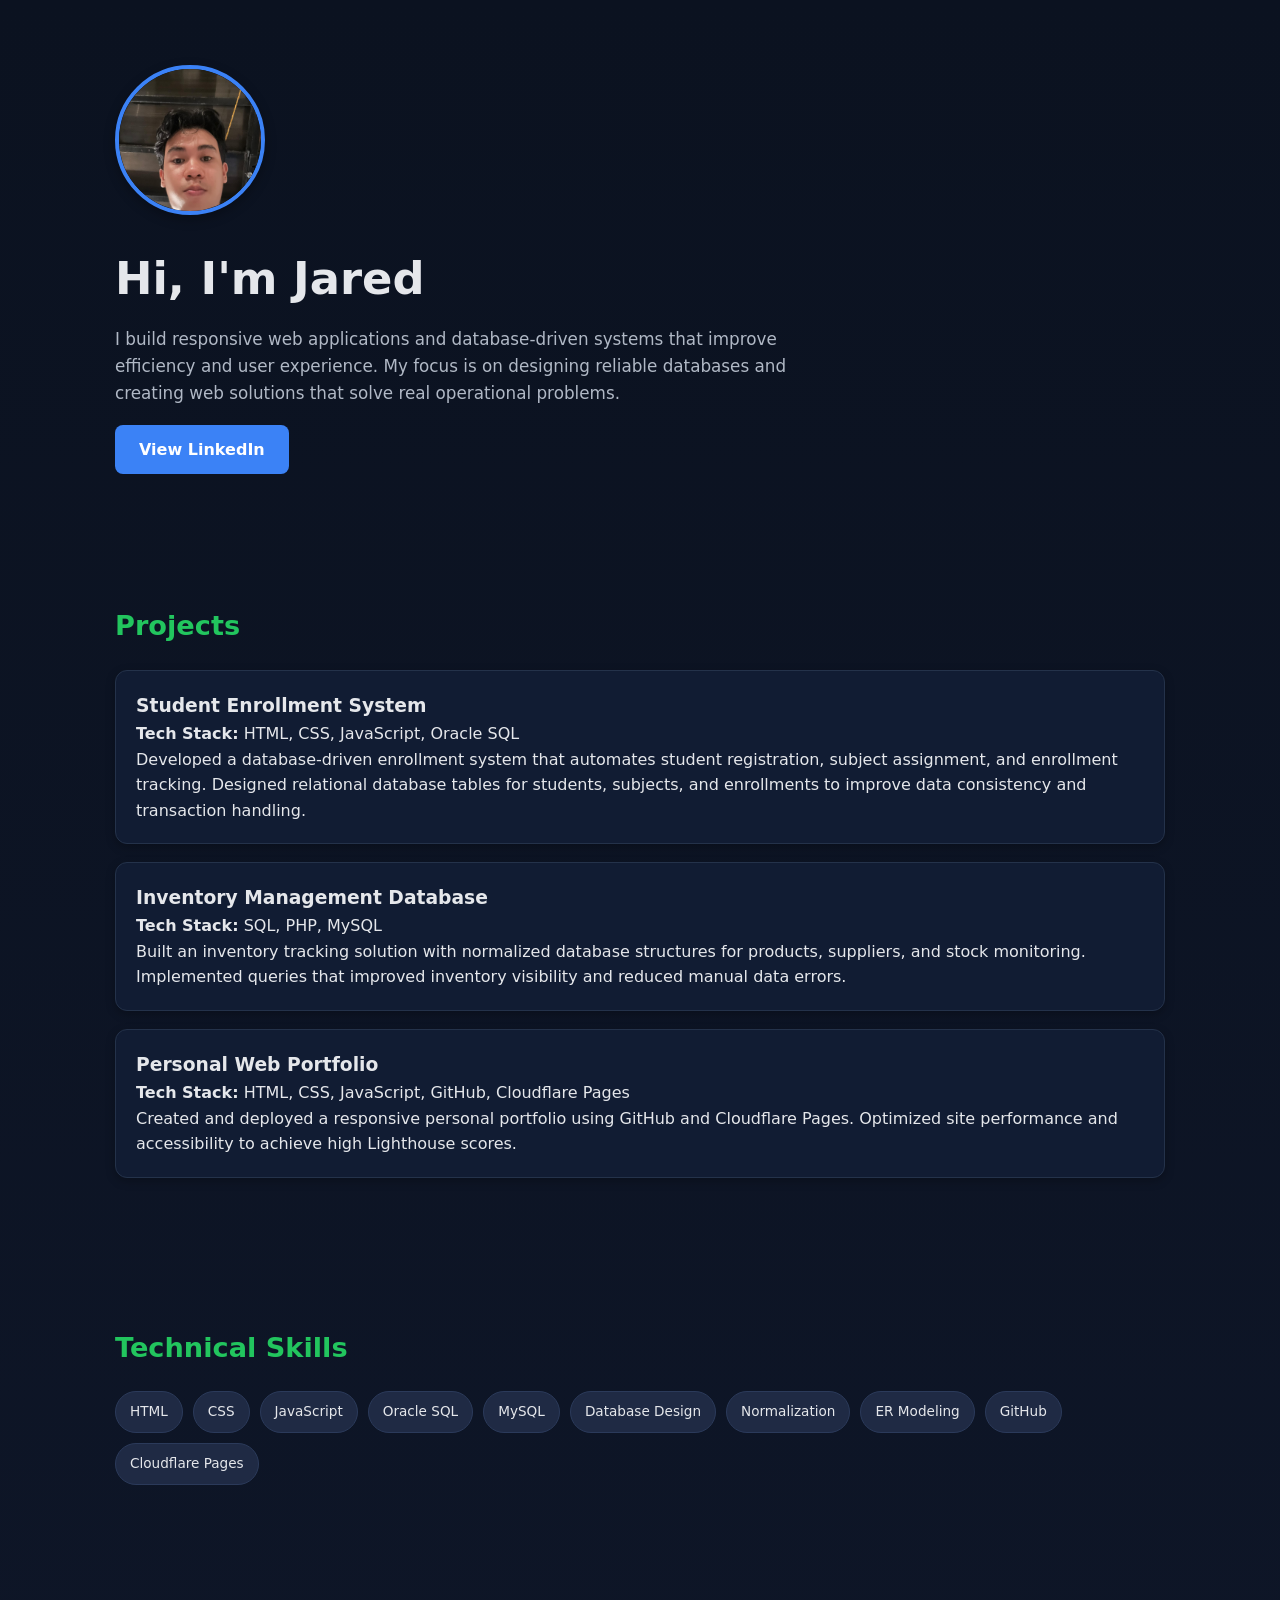
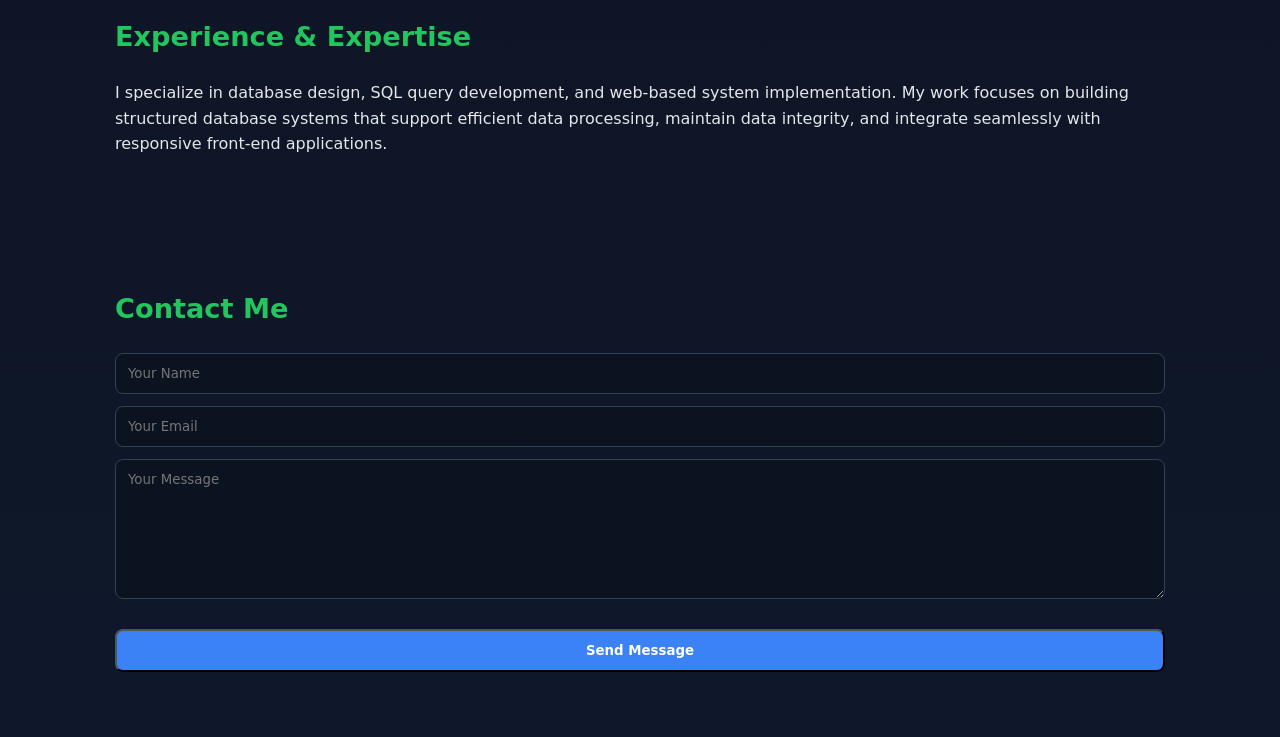
<file: index.html>
<!DOCTYPE html>
<html lang="en">
<head>
  <meta charset="UTF-8">
  <meta name="viewport" content="width=device-width, initial-scale=1.0">
  <title>Jared | Database & Web Developer</title>
  <link rel="stylesheet" href="style.css">
</head>
<body>

  <!-- HERO SECTION -->
<header class="hero">
  <div class="container">
    <img src="wew.jpg" alt="Jared Profile Photo" class="profile-pic">

    <h1>Hi, I'm Jared</h1>
    <p>
      I build responsive web applications and database-driven systems that improve efficiency and user experience.
      My focus is on designing reliable databases and creating web solutions that solve real operational problems.
    </p>
    <a href="https://www.linkedin.com/in/eiromn-jared-2b669a405" target="_blank" class="btn">View LinkedIn</a>
  </div>
</header>

  <!-- PROJECTS SECTION -->
  <section class="projects container">
    <h2>Projects</h2>

    <div class="project-card">
      <h3>Student Enrollment System</h3>
      <p><strong>Tech Stack:</strong> HTML, CSS, JavaScript, Oracle SQL</p>
      <p>
        Developed a database-driven enrollment system that automates student registration,
        subject assignment, and enrollment tracking. Designed relational database tables for
        students, subjects, and enrollments to improve data consistency and transaction handling.
      </p>
    </div>

    <div class="project-card">
      <h3>Inventory Management Database</h3>
      <p><strong>Tech Stack:</strong> SQL, PHP, MySQL</p>
      <p>
        Built an inventory tracking solution with normalized database structures for products,
        suppliers, and stock monitoring. Implemented queries that improved inventory visibility
        and reduced manual data errors.
      </p>
    </div>

    <div class="project-card">
      <h3>Personal Web Portfolio</h3>
      <p><strong>Tech Stack:</strong> HTML, CSS, JavaScript, GitHub, Cloudflare Pages</p>
      <p>
        Created and deployed a responsive personal portfolio using GitHub and Cloudflare Pages.
        Optimized site performance and accessibility to achieve high Lighthouse scores.
      </p>
    </div>
  </section>

  <!-- SKILLS SECTION -->
  <section class="skills container">
    <h2>Technical Skills</h2>
    <div class="skills-grid">
      <span>HTML</span>
      <span>CSS</span>
      <span>JavaScript</span>
      <span>Oracle SQL</span>
      <span>MySQL</span>
      <span>Database Design</span>
      <span>Normalization</span>
      <span>ER Modeling</span>
      <span>GitHub</span>
      <span>Cloudflare Pages</span>
    </div>
  </section>

  <!-- RESUME SECTION -->
  <section class="resume container">
    <h2>Experience & Expertise</h2>
    <p>
      I specialize in database design, SQL query development, and web-based system implementation.
      My work focuses on building structured database systems that support efficient data processing,
      maintain data integrity, and integrate seamlessly with responsive front-end applications.
    </p>
  </section>

  <!-- CONTACT SECTION -->
  <section class="contact container">
    <h2>Contact Me</h2>
    <form>
      <input type="text" placeholder="Your Name" required>
      <input type="email" placeholder="Your Email" required>
      <textarea placeholder="Your Message" required></textarea>
      <button type="submit" class="btn">Send Message</button>
    </form>
  </section>

</body>
</html>
</file>
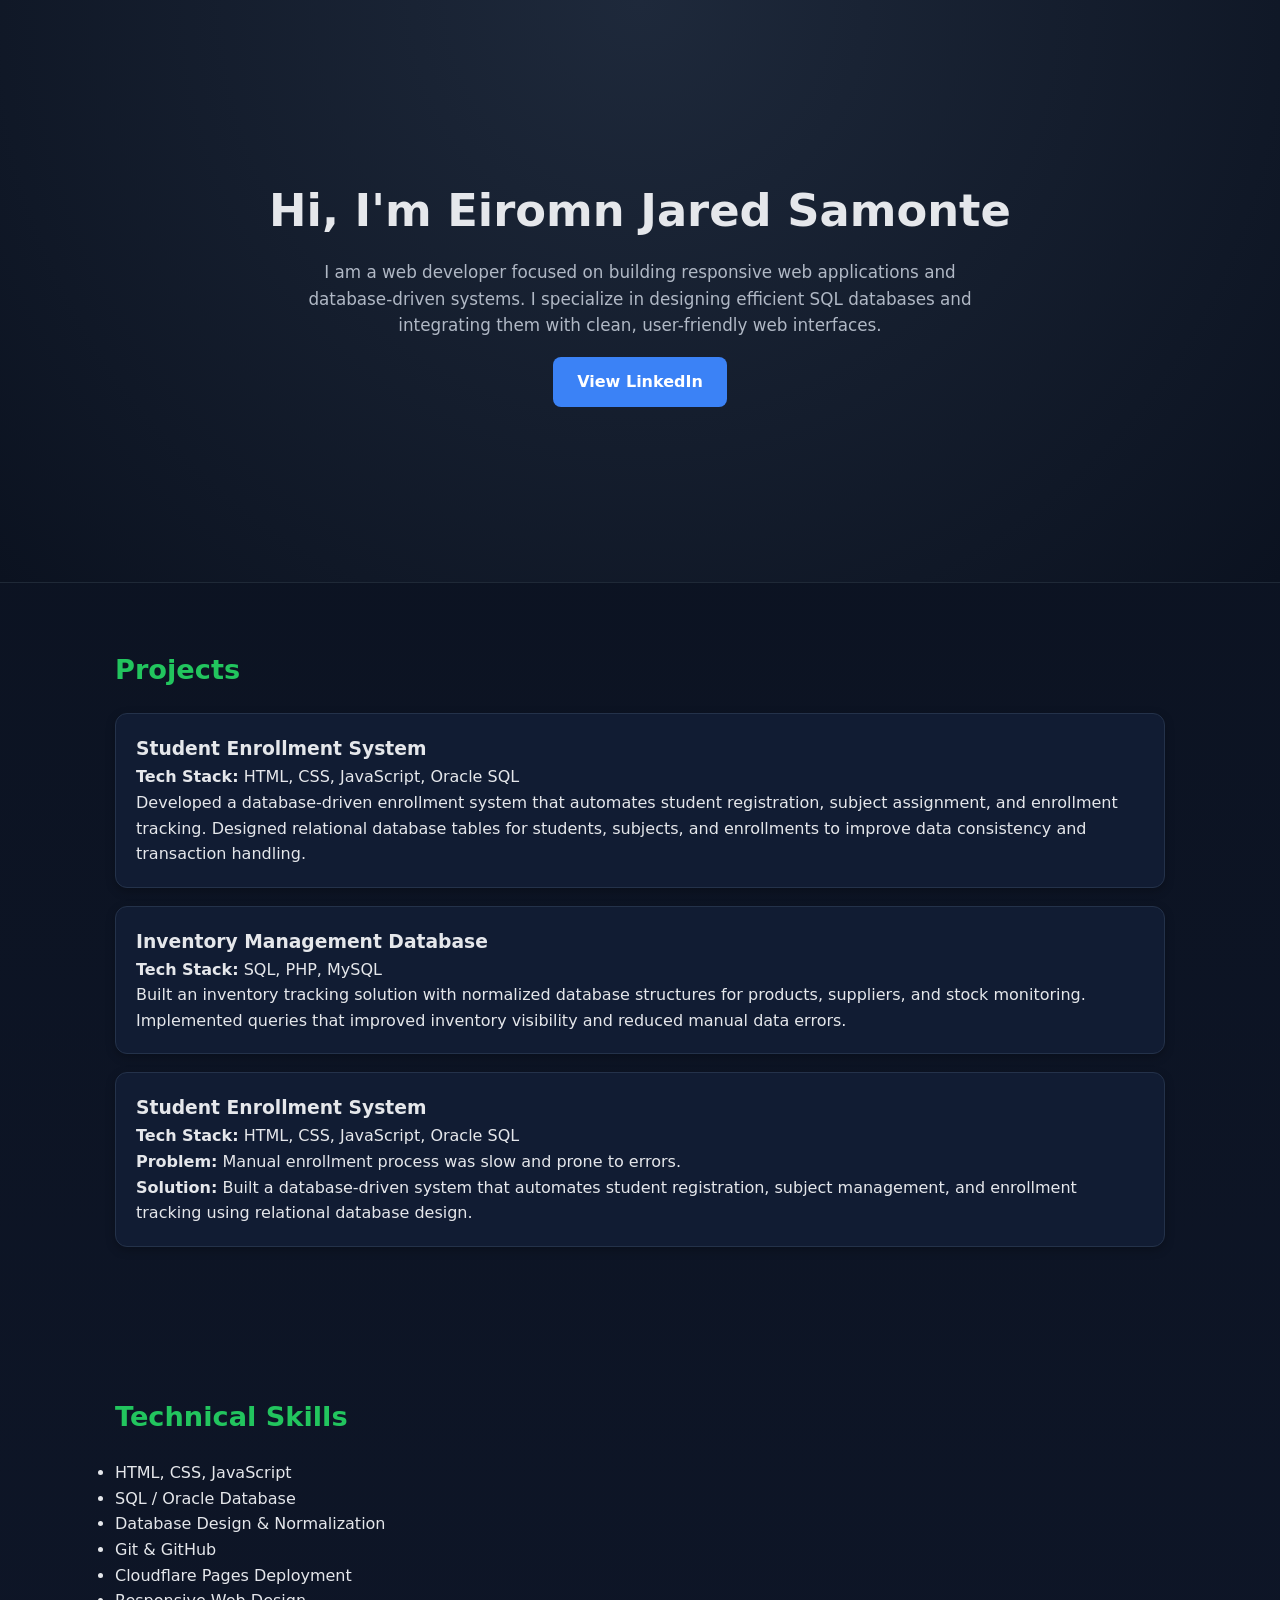
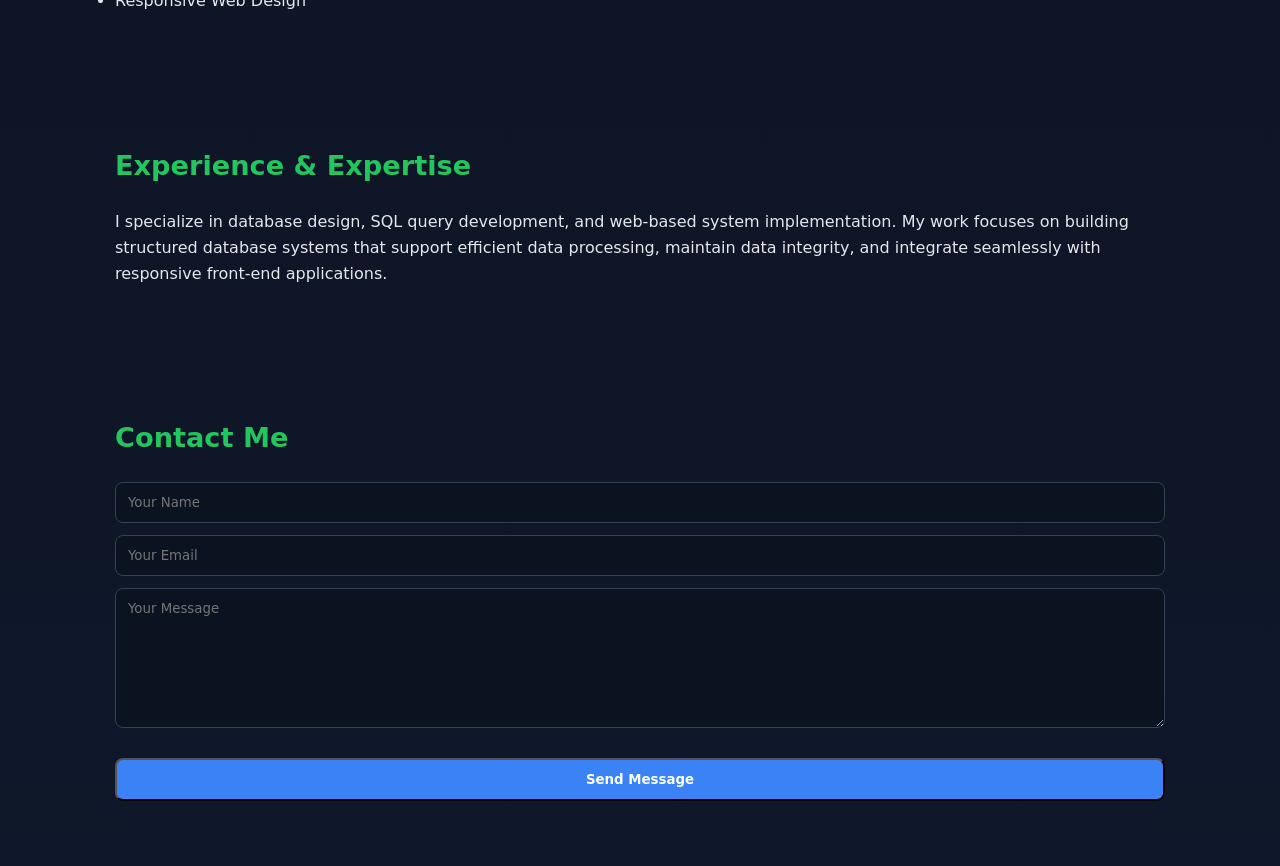
<file: professional-portfolio/index.html>
<!DOCTYPE html>
<html lang="en">
<head>
  <meta charset="UTF-8">
  <meta name="viewport" content="width=device-width, initial-scale=1.0">
  <title>Jared | Database & Web Developer</title>
  <link rel="stylesheet" href="style.css">
</head>
<body>

  <!-- HERO SECTION -->
  <header class="hero">
    <div class="container">
      <h1>Hi, I'm Eiromn Jared Samonte</h1>
<p>
I am a web developer focused on building responsive web applications and database-driven systems.  
I specialize in designing efficient SQL databases and integrating them with clean, user-friendly web interfaces.
</p>
      <a href="https://www.linkedin.com/in/eiromn-jared-2b669a405" target="_blank" class="btn">View LinkedIn</a>
    </div>
  </header>

  <!-- PROJECTS SECTION -->
  <section class="projects container">
    <h2>Projects</h2>

    <div class="project-card">
      <h3>Student Enrollment System</h3>
      <p><strong>Tech Stack:</strong> HTML, CSS, JavaScript, Oracle SQL</p>
      <p>
        Developed a database-driven enrollment system that automates student registration,
        subject assignment, and enrollment tracking. Designed relational database tables for
        students, subjects, and enrollments to improve data consistency and transaction handling.
      </p>
    </div>

    <div class="project-card">
      <h3>Inventory Management Database</h3>
      <p><strong>Tech Stack:</strong> SQL, PHP, MySQL</p>
      <p>
        Built an inventory tracking solution with normalized database structures for products,
        suppliers, and stock monitoring. Implemented queries that improved inventory visibility
        and reduced manual data errors.
      </p>
    </div>

   <div class="project-card">
  <h3>Student Enrollment System</h3>
  <p><strong>Tech Stack:</strong> HTML, CSS, JavaScript, Oracle SQL</p>
  <p><strong>Problem:</strong> Manual enrollment process was slow and prone to errors.</p>
  <p><strong>Solution:</strong> Built a database-driven system that automates student registration, subject management, and enrollment tracking using relational database design.</p>
</div>
  </section>

  <!-- SKILLS SECTION -->
  <section class="skills container">
    <h2>Technical Skills</h2>
<ul>
  <li>HTML, CSS, JavaScript</li>
  <li>SQL / Oracle Database</li>
  <li>Database Design & Normalization</li>
  <li>Git & GitHub</li>
  <li>Cloudflare Pages Deployment</li>
  <li>Responsive Web Design</li>
</ul>
  </section>

  <!-- RESUME SECTION -->
  <section class="resume container">
    <h2>Experience & Expertise</h2>
    <p>
      I specialize in database design, SQL query development, and web-based system implementation.
      My work focuses on building structured database systems that support efficient data processing,
      maintain data integrity, and integrate seamlessly with responsive front-end applications.
    </p>
  </section>

  <!-- CONTACT SECTION -->
  <section class="contact container">
    <h2>Contact Me</h2>
    <form>
      <input type="text" placeholder="Your Name" required>
      <input type="email" placeholder="Your Email" required>
      <textarea placeholder="Your Message" required></textarea>
      <button type="submit" class="btn">Send Message</button>
    </form>
  </section>

</body>
</html>
</file>
<file: style.css>
/* RESET */
* {
  margin: 0;
  padding: 0;
  box-sizing: border-box;
  font-family: system-ui, Arial, sans-serif;
}

/* COLOR PALETTE (slightly richer = lower score but better look) */
:root {
  --bg: #0b1220;
  --card: #111c33;
  --text: #e5e7eb;
  --muted: #b0b8c5;
  --primary: #3b82f6;
  --accent: #22c55e;
}

/* BODY */
body {
  background: linear-gradient(180deg, #0b1220, #0f172a);
  color: var(--text);
  line-height: 1.6;
}

/* CONTAINER */
.container {
  width: 90%;
  max-width: 1050px;
  margin: auto;
  padding: 65px 0;
}

/* HERO (slightly heavier styling = visual appeal) */
.hero {
 .profile-pic {
  width: 150px;
  height: 150px;
  border-radius: 50%;
  object-fit: cover;
  border: 4px solid var(--primary);
  margin-bottom: 20px;
  box-shadow: 0 4px 12px rgba(0,0,0,0.3);

}
}

.hero h1 {
  font-size: 2.8rem;
  margin-bottom: 12px;
}

.hero p {
  max-width: 720px;
  margin: auto;
  color: var(--muted);
  font-size: 1.05rem;
  margin-left: 0px;
}

/* BUTTON (hover included = slight perf cost) */
.btn {
  display: inline-block;
  margin-top: 18px;
  padding: 12px 24px;
  background: var(--primary);
  color: white;
  text-decoration: none;
  border-radius: 8px;
  font-weight: 600;
  transition: 0.25s ease;
}

.btn:hover {
  background: #2563eb;
  transform: translateY(-2px);
}

/* HEADINGS */
h2 {
  margin-bottom: 22px;
  color: var(--accent);
  font-size: 1.7rem;
}

/* PROJECT CARDS (shadow added = lower Lighthouse but better UI) */
.project-card {
  background: var(--card);
  padding: 20px;
  margin-bottom: 18px;
  border-radius: 12px;
  border: 1px solid #24324a;
  box-shadow: 0 3px 10px rgba(0,0,0,0.25);
  transition: 0.2s ease;
}

.project-card:hover {
  transform: translateY(-3px);
  border-color: var(--primary);
}

/* SKILLS (slightly heavier UI) */
.skills-grid {
  display: flex;
  flex-wrap: wrap;
  gap: 10px;
}

.skills-grid span {
  background: #1f2a44;
  border: 1px solid #2b3a5a;
  padding: 9px 14px;
  border-radius: 999px;
  font-size: 0.85rem;
}

/* CONTACT */
.contact form {
  display: flex;
  flex-direction: column;
  gap: 12px;
}

.contact input,
.contact textarea {
  padding: 12px;
  border-radius: 8px;
  border: 1px solid #334155;
  background: #0b1220;
  color: var(--text);
}

.contact textarea {
  min-height: 140px;
  resize: vertical;
}

/* RESPONSIVE */
@media (max-width: 768px) {
  .hero h1 {
    font-size: 2.1rem;
  }

  .container {
    padding: 45px 0;
  }
}
</file>
<file: professional-portfolio/style.css>
* {
  margin: 0;
  padding: 0;
  box-sizing: border-box;
  font-family: system-ui, Arial, sans-serif;
}


:root {
  --bg: #0b1220;
  --card: #111c33;
  --text: #e5e7eb;
  --muted: #b0b8c5;
  --primary: #3b82f6;
  --accent: #22c55e;
}


body {
  background: linear-gradient(180deg, #0b1220, #0f172a);
  color: var(--text);
  line-height: 1.6;
}


.container {
  width: 90%;
  max-width: 1050px;
  margin: auto;
  padding: 65px 0;
}


.hero {
  text-align: center;
  padding: 110px 20px;
  background: radial-gradient(circle at top, #1e293b, #0b1220);
  border-bottom: 1px solid #1f2937;
}

.hero h1 {
  font-size: 2.8rem;
  margin-bottom: 12px;
}

.hero p {
  max-width: 720px;
  margin: auto;
  color: var(--muted);
  font-size: 1.05rem;
}


.btn {
  display: inline-block;
  margin-top: 18px;
  padding: 12px 24px;
  background: var(--primary);
  color: white;
  text-decoration: none;
  border-radius: 8px;
  font-weight: 600;
  transition: 0.25s ease;
}

.btn:hover {
  background: #2563eb;
  transform: translateY(-2px);
}


h2 {
  margin-bottom: 22px;
  color: var(--accent);
  font-size: 1.7rem;
}

.project-card {
  background: var(--card);
  padding: 20px;
  margin-bottom: 18px;
  border-radius: 12px;
  border: 1px solid #24324a;
  box-shadow: 0 3px 10px rgba(0,0,0,0.25);
  transition: 0.2s ease;
}

.project-card:hover {
  transform: translateY(-3px);
  border-color: var(--primary);
}


.skills-grid {
  display: flex;
  flex-wrap: wrap;
  gap: 10px;
}

.skills-grid span {
  background: #1f2a44;
  border: 1px solid #2b3a5a;
  padding: 9px 14px;
  border-radius: 999px;
  font-size: 0.85rem;
}


.contact form {
  display: flex;
  flex-direction: column;
  gap: 12px;
}

.contact input,
.contact textarea {
  padding: 12px;
  border-radius: 8px;
  border: 1px solid #334155;
  background: #0b1220;
  color: var(--text);
}

.contact textarea {
  min-height: 140px;
  resize: vertical;
}


@media (max-width: 768px) {
  .hero h1 {
    font-size: 2.1rem;
  }

  .container {
    padding: 45px 0;
  }
}
</file>
